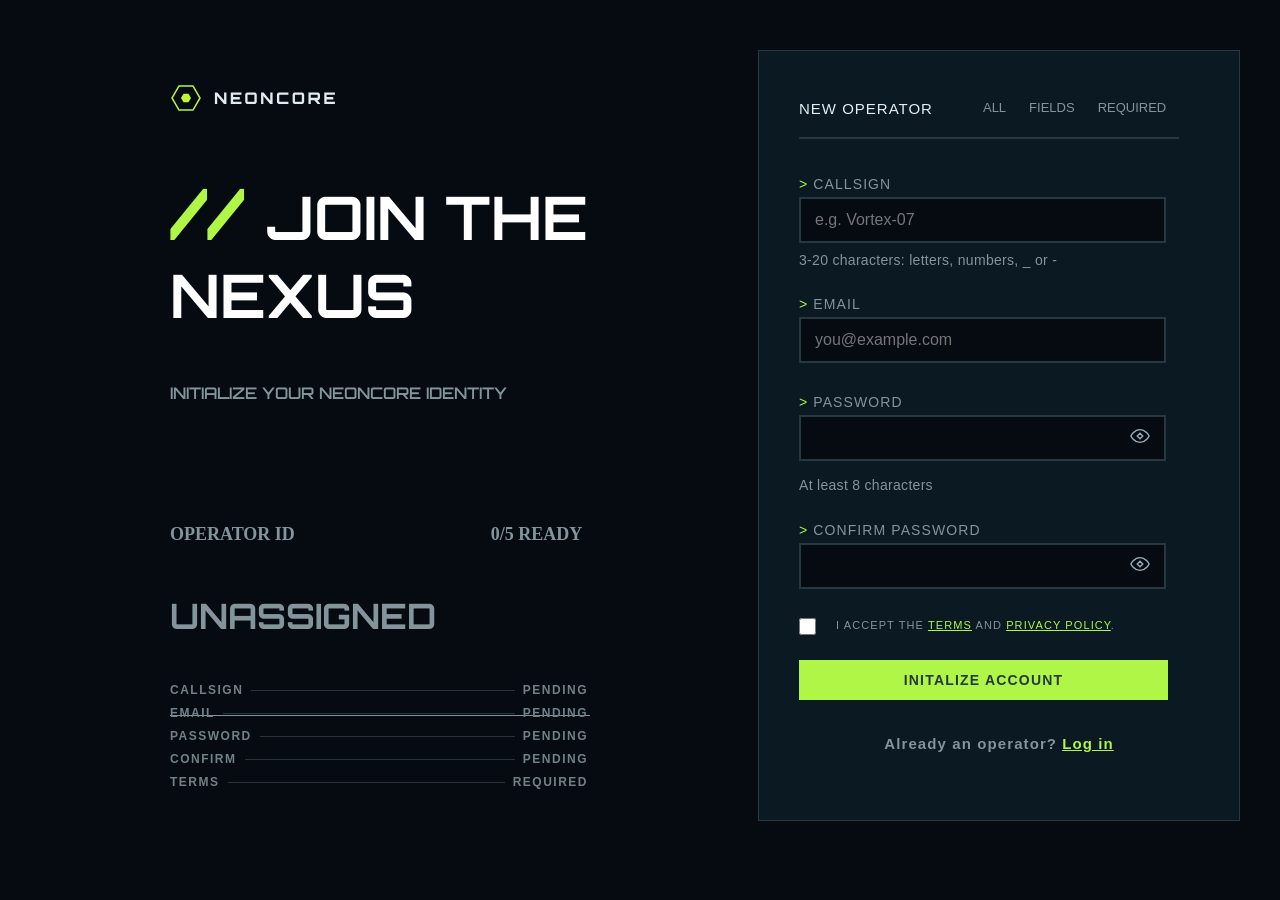
<file: index.html>
<!doctype html>
<html lang="en">
  <head>
    <meta charset="UTF-8" />
    <meta name="viewport" content="width=device-width, initial-scale=1.0" />
    <title>Document</title>
    <link rel="stylesheet" href="style.css" />
    <link
      href="https://fonts.googleapis.com/css2?family=Freeman&family=Google+Sans:ital,opsz,wght@0,17..18,400..700;1,17..18,400..700&family=Lobster&family=Manrope:wght@200..800&family=Montserrat:ital,wght@0,100..900;1,100..900&family=Open+Sans:ital,wght@0,300..800;1,300..800&family=Orbitron:wght@400..900&family=Roboto:ital,wght@0,100..900;1,100..900&family=Sekuya&family=Zeyada&display=swap"
      rel="stylesheet"
    />
  </head>
  <body>
    <section class="hero">
      <div class="first">
        <div class="logo">
          <img src="logo.svg" alt="" />
          <h1>
            <span>// </span> JOIN THE <br />
            NEXUS
          </h1>
          <p>INITIALIZE YOUR NEONCORE IDENTITY</p>
        </div>
        <div class="flc">
          <h2>OPERATOR ID</h2>
          <h2>0/5 READY</h2>
        </div>
        <h3>UNASSIGNED</h3>
        <div class="Flex">
          <div class="row">
            <span>CALLSIGN</span>
            <div class="line"></div>
            <span>PENDING</span>
          </div>

          <div class="row">
            <span>EMAIL</span>
            <div class="line"></div>
            <span>PENDING</span>
          </div>

          <div class="row">
            <span>PASSWORD</span>
            <div class="line"></div>
            <span>PENDING</span>
          </div>

          <div class="row">
            <span>CONFIRM</span>
            <div class="line"></div>
            <span>PENDING</span>
          </div>

          <div class="row">
            <span>TERMS</span>
            <div class="line"></div>
            <span>REQUIRED</span>
          </div>
        </div>
      </div>

      <div class="second">
        <form action="#" method="get">
          <div class="flx">
            <h4>New Operator</h4>
            <nav>
              <ul>
                <li>All</li>
                <li>Fields</li>
                <li>Required</li>
              </ul>
            </nav>
          </div>

          <div class="puts">
            <div class="calsign">
              <label for="CALLSIGN"><span>></span> CALLSIGN</label>
              <input type="text" placeholder="e.g. Vortex-07" />
              <p>3-20 characters: letters, numbers, _ or -</p>
            </div>

            <div class="email">
              <label for="Email"><span>></span> Email</label>
              <input type="email" placeholder="you@example.com" />
            </div>
          </div>

          <div class="password">
            <label for="Password"><span>></span> Password</label>
            <input type="password" />
            <img src="icon-eye.svg" alt="" />
            <p>At least 8 characters</p>
          </div>

          <div class="conpassword">
            <label for="confirm"><span>></span> Confirm Password</label>
            <input type="password" />
            <img src="icon-eye.svg" alt="" />
          </div>
        </form>

        <div class="terms">
          <input type="checkbox" id="terms" />

          <label for="terms">
            I accept the <a href="#">Terms</a> and
            <a href="#">Privacy Policy</a>.
          </label>
        </div>

        <div class="btn">
          <a href="#">Initalize account</a>
        </div>

        <h6>Already an operator? <span>Log in</span></h6>
      </div>
    </section>
  </body>
</html>
</file>
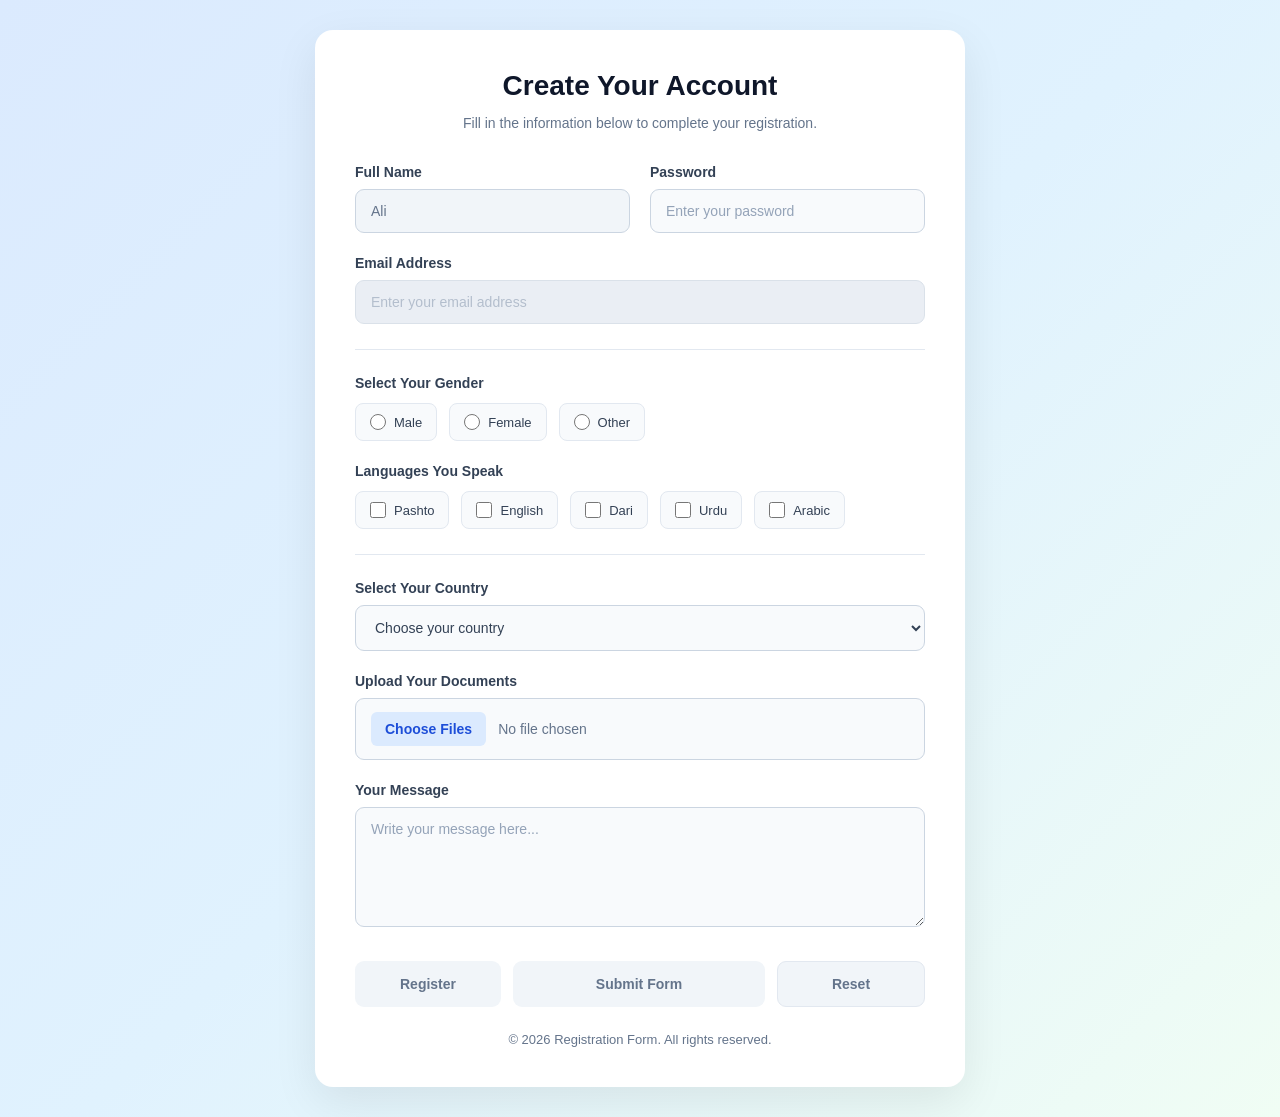
<file: hello.html>
<!doctype html>
<html lang="en">
  <head>
    <meta charset="UTF-8" />
    <meta name="viewport" content="width=device-width, initial-scale=1.0" />
    <title>Modern Registration Form</title>

    <style>
      /* Global Styles */
      * {
        margin: 0;
        padding: 0;
        box-sizing: border-box;
      }

      body {
        font-family: Arial, Helvetica, sans-serif;
        background: linear-gradient(135deg, #dbeafe, #e0f2fe, #f0fdf4);
        min-height: 100vh;
        display: flex;
        justify-content: center;
        align-items: center;
        padding: 30px 15px;
        color: #1e293b;
      }

      /* Form Container */
      .form-container {
        background: #ffffff;
        width: 100%;
        max-width: 650px;
        padding: 40px;
        border-radius: 18px;
        box-shadow: 0 15px 45px rgba(0, 0, 0, 0.08);
        animation: fadeIn 0.6s ease;
      }

      /* Form Header */
      .form-header {
        text-align: center;
        margin-bottom: 30px;
      }

      .form-header h1 {
        font-size: 28px;
        color: #0f172a;
        margin-bottom: 10px;
      }

      .form-header p {
        color: #64748b;
        font-size: 14px;
        line-height: 1.6;
      }

      /* Form Layout */
      .form-row {
        display: grid;
        grid-template-columns: 1fr 1fr;
        gap: 20px;
      }

      .form-group {
        margin-bottom: 22px;
      }

      .form-group label,
      .group-title {
        display: block;
        font-size: 14px;
        font-weight: 600;
        margin-bottom: 9px;
        color: #334155;
      }

      /* Input Fields */
      input[type="text"],
      input[type="password"],
      input[type="email"],
      input[type="file"],
      select,
      textarea {
        width: 100%;
        padding: 13px 15px;
        border: 1px solid #cbd5e1;
        border-radius: 9px;
        font-size: 14px;
        font-family: inherit;
        background: #f8fafc;
        color: #334155;
        outline: none;
        transition: all 0.3s ease;
      }

      /* Focus Effects */
      input:focus,
      select:focus,
      textarea:focus {
        border-color: #2563eb;
        background: #ffffff;
        box-shadow: 0 0 0 4px rgba(37, 99, 235, 0.1);
      }

      input::placeholder,
      textarea::placeholder {
        color: #94a3b8;
      }

      /* Readonly and Disabled */
      input:read-only {
        background: #f1f5f9;
        color: #64748b;
      }

      input:disabled {
        background: #e2e8f0;
        cursor: not-allowed;
        opacity: 0.7;
      }

      /* Radio and Checkbox Groups */
      .options-group {
        display: flex;
        flex-wrap: wrap;
        gap: 12px;
        margin-top: 12px;
      }

      .option {
        display: flex;
        align-items: center;
        gap: 8px;
        padding: 10px 14px;
        border: 1px solid #e2e8f0;
        border-radius: 8px;
        background: #f8fafc;
        cursor: pointer;
        transition: all 0.3s ease;
      }

      .option:hover {
        background: #eff6ff;
        border-color: #93c5fd;
      }

      .option input {
        width: 16px;
        height: 16px;
        accent-color: #2563eb;
        cursor: pointer;
      }

      .option label {
        font-size: 13px;
        font-weight: 500;
        margin: 0;
        cursor: pointer;
      }

      /* File Input */
      input[type="file"] {
        cursor: pointer;
        background: #f8fafc;
      }

      input[type="file"]::file-selector-button {
        background: #dbeafe;
        border: none;
        padding: 9px 14px;
        border-radius: 6px;
        color: #1d4ed8;
        font-weight: 600;
        cursor: pointer;
        margin-right: 12px;
      }

      /* Select */
      select {
        cursor: pointer;
      }

      /* Textarea */
      textarea {
        resize: vertical;
        min-height: 120px;
      }

      /* Buttons */
      .button-group {
        display: flex;
        gap: 12px;
        margin-top: 30px;
      }

      .btn {
        padding: 14px 20px;
        border: none;
        border-radius: 9px;
        font-size: 14px;
        font-weight: 600;
        cursor: pointer;
        transition: all 0.3s ease;
      }

      .btn-submit {
        flex: 2;
        background: linear-gradient(135deg, #2563eb, #1d4ed8);
        color: white;
      }

      .btn-submit:hover {
        background: linear-gradient(135deg, #1d4ed8, #1e40af);
        transform: translateY(-2px);
        box-shadow: 0 8px 20px rgba(37, 99, 235, 0.25);
      }

      .btn-reset {
        flex: 1;
        background: #f1f5f9;
        color: #475569;
        border: 1px solid #e2e8f0;
      }

      .btn-reset:hover {
        background: #e2e8f0;
      }

      .btn-register {
        flex: 1;
        background: #dcfce7;
        color: #15803d;
      }

      .btn-register:hover {
        background: #bbf7d0;
      }

      /* Divider */
      .divider {
        border: none;
        border-top: 1px solid #e2e8f0;
        margin: 25px 0;
      }

      /* Footer */
      .form-footer {
        text-align: center;
        margin-top: 25px;
        font-size: 13px;
        color: #64748b;
      }

      /* Animation */
      @keyframes fadeIn {
        from {
          opacity: 0;
          transform: translateY(20px);
        }

        to {
          opacity: 1;
          transform: translateY(0);
        }
      }

      /* Responsive Design */
      @media (max-width: 600px) {
        .form-container {
          padding: 25px 20px;
        }

        .form-row {
          grid-template-columns: 1fr;
          gap: 0;
        }

        .form-header h1 {
          font-size: 24px;
        }

        .button-group {
          flex-direction: column;
        }

        .btn {
          width: 100%;
        }
      }
    </style>
  </head>

  <body>
    <div class="form-container">
      <!-- Header -->
      <div class="form-header">
        <h1>Create Your Account</h1>
        <p>Fill in the information below to complete your registration.</p>
      </div>

      <!-- Registration Form -->
      <form action="#" method="get">
        <!-- Name and Password -->
        <div class="form-row">
          <div class="form-group">
            <label for="name">Full Name</label>
            <input type="text" id="name" name="name" value="Ali" readonly />
          </div>

          <div class="form-group">
            <label for="pass">Password</label>
            <input
              type="password"
              id="pass"
              name="password"
              placeholder="Enter your password"
              minlength="8"
              required
            />
          </div>
        </div>

        <!-- Email -->
        <div class="form-group">
          <label for="email">Email Address</label>
          <input
            type="email"
            id="email"
            name="email"
            placeholder="Enter your email address"
            disabled
          />
        </div>

        <hr class="divider" />

        <!-- Gender -->
        <div class="form-group">
          <p class="group-title">Select Your Gender</p>

          <div class="options-group">
            <div class="option">
              <input type="radio" id="male" name="gender" value="male" />
              <label for="male">Male</label>
            </div>

            <div class="option">
              <input type="radio" id="female" name="gender" value="female" />
              <label for="female">Female</label>
            </div>

            <div class="option">
              <input type="radio" id="other" name="gender" value="other" />
              <label for="other">Other</label>
            </div>
          </div>
        </div>

        <!-- Languages -->
        <div class="form-group">
          <p class="group-title">Languages You Speak</p>

          <div class="options-group">
            <div class="option">
              <input
                type="checkbox"
                id="pashto"
                name="language"
                value="pashto"
              />
              <label for="pashto">Pashto</label>
            </div>

            <div class="option">
              <input
                type="checkbox"
                id="english"
                name="language"
                value="english"
              />
              <label for="english">English</label>
            </div>

            <div class="option">
              <input type="checkbox" id="dari" name="language" value="dari" />
              <label for="dari">Dari</label>
            </div>

            <div class="option">
              <input type="checkbox" id="urdu" name="language" value="urdu" />
              <label for="urdu">Urdu</label>
            </div>

            <div class="option">
              <input
                type="checkbox"
                id="arabic"
                name="language"
                value="arabic"
              />
              <label for="arabic">Arabic</label>
            </div>
          </div>
        </div>

        <hr class="divider" />

        <!-- Country -->
        <div class="form-group">
          <label for="country">Select Your Country</label>

          <select name="country" id="country" required>
            <option value="" selected disabled>Choose your country</option>

            <optgroup label="Asian Countries">
              <option value="Afghanistan">Afghanistan</option>
              <option value="Pakistan">Pakistan</option>
              <option value="India">India</option>
              <option value="UAE">United Arab Emirates</option>
              <option value="Turkey">Turkey</option>
            </optgroup>

            <optgroup label="European Countries">
              <option value="Germany">Germany</option>
              <option value="France">France</option>
              <option value="Italy">Italy</option>
              <option value="Spain">Spain</option>
              <option value="UK">United Kingdom</option>
            </optgroup>
          </select>
        </div>

        <!-- File Upload -->
        <div class="form-group">
          <label for="documents">Upload Your Documents</label>

          <input type="file" id="documents" name="documents" multiple />
        </div>

        <!-- Message -->
        <div class="form-group">
          <label for="message">Your Message</label>

          <textarea
            id="message"
            name="message"
            cols="30"
            rows="5"
            placeholder="Write your message here..."
          ></textarea>
        </div>

        <!-- Buttons -->
        <div class="button-group">
          <input class="btn btn-register" type="button" value="Register" />

          <input class="btn btn-submit" type="submit" value="Submit Form" />

          <input class="btn btn-reset" type="reset" value="Reset" />
        </div>
      </form>

      <!-- Footer -->
      <div class="form-footer">
        <p>© 2026 Registration Form. All rights reserved.</p>
      </div>
    </div>
  </body>
</html>
</file>
<file: style.css>
body {
  margin: 0;
  padding: 0;
  box-sizing: border-box;
  background: #060b11;
}

h1 {
  color: white;
  font-size: 60px;
  font-family: "Orbitron", sans-serif;
}
h1 span {
  color: #b0f647;
  font-size: 71px;
  font-weight: 900;
}

.logo p {
  color: #84949c;
  font-family: "Orbitron", sans-serif;
  font-weight: 600;
}

.logo::after {
  content: "";
  position: absolute;
  width: 100%;
  height: 1px;
  background-color: #84949c;
  max-width: 420px;
  bottom: 184px;
}

.Flex {
  display: flex;
  flex-direction: column;
  gap: 9px;
  width: 100%;
}

.row {
  display: flex;
  align-items: center;
  gap: 8px;
  font-size: 9px;
  letter-spacing: 1.5px;
  color: #71818a;
  font-weight: 600;
  transform: translateY(100px);
  font-family: sans-serif;
  font-size: 12px;
}

.row .line {
  flex: 1;
  border-bottom: 1px solid #26363d;
}

.flc {
  transform: translateY(90px);
  display: flex;
  gap: 196px;
  color: white;
  font-size: 12px;
  color: #84949c;
}
.flc h2 {
  font-weight: "ROBOTO", sans-serif;
}
h3 {
  transform: translateY(90px);
  font-size: 35px;
  font-family: "Orbitron", sans-serif;
  color: #84949c;
}

.first {
  padding: 82px 170px;
}
.second {
  background: #0a1922;
  transform: translateY(50px);
  padding: 29px 40px;
  width: 100%;
  max-width: 400px;
  border: 1px solid #263840;
}
.flx {
  display: flex;
  border-bottom: 2px solid #263840;
  width: 100%;
  max-width: 380px;
  gap: 10px;
}
nav ul {
  display: flex;
  gap: 23px;
  list-style: none;
  transform: translateY(4px);
}
.second span {
  color: #b0f647;
}
.calsign {
  display: flex;
  flex-direction: column;
}
.second li {
  color: #84949c;
  font-family: sans-serif;
  text-transform: uppercase;
  font-size: 13px;
  cursor: pointer;
}
.second h4 {
  color: #e4edf2;
  font-family: sans-serif;
  text-transform: uppercase;
  font-weight: 100;
  letter-spacing: 1px;
  font-size: 15px;
}

input {
  width: 100%;
  max-width: 335px;
  padding: 12px 14px;
  background: #050b10;
  border: 2px solid #263840;
  color: #84949c;
  font-size: 16px;
  transform: translateY(5px);
}
.second p {
  font-family: sans-serif;
  font-size: 14px;
  color: #84949c;
  letter-spacing: 0.3px;
}
.second label {
  color: #84949c;
  font-family: sans-serif;
  letter-spacing: 1.5px;
  font-size: 14px;
  text-transform: uppercase;
  letter-spacing: 1.1px;
}

.puts {
  transform: translateY(37px);
  display: flex;
  flex-direction: column;
  gap: 14px;
}

.email {
  display: flex;
  flex-direction: column;
}

.password {
  display: flex;
  flex-direction: column;
  transform: translateY(73px);
}

.conpassword {
  display: flex;
  flex-direction: column;
  transform: translateY(73px);
  z-index: 1;
}

input:focus {
  outline: none;
}

.password input {
  z-index: 1;
}
.password img {
  width: 22px;
  z-index: 2;
  transform: translateY(-31px);
  margin-left: 330px;
}

.conpassword img {
  width: 22px;
  z-index: 2;
  transform: translateY(-31px);
  margin-left: 330px;
}

.hero {
  display: flex;
}
.second h6 {
  font-size: 15px;
  color: #84949c;
  display: flex;
  gap: 5px;
  justify-content: center;
  letter-spacing: 1.1px;
  font-family: sans-serif;
  transform: translateY(110px);
}

.password p {
  transform: translateY(-15px);
}

h6 span {
  text-decoration: underline;
  cursor: pointer;
}

.btn {
  padding: 12px 22px;
  width: 100%;
  max-width: 325px;
  background: #b0f647;
  display: flex;
  justify-content: center;
  transform: translateY(110px);
}

.btn a {
  text-decoration: none;
  text-transform: uppercase;
  font-family: sans-serif;
  color: #263840;
  font-weight: 600;
  font-size: 14px;
  letter-spacing: 1.2px;
}

.terms {
  display: flex;
  align-items: center;
  gap: 20px;
  transform: translateY(80px);
}

.terms input[type="checkbox"] {
  width: 17px;
  height: 17px;
  padding: 0;
  margin: 0;
  flex: 0 0 17px;
  accent-color: #b0f647;
  cursor: pointer;
}

.terms label {
  font-size: 11px;
  color: #84949c;
  line-height: 1.6;
  transform: translateY(4px);
}

.terms a {
  text-decoration: underline;
  color: #b0f647;
}
</file>
